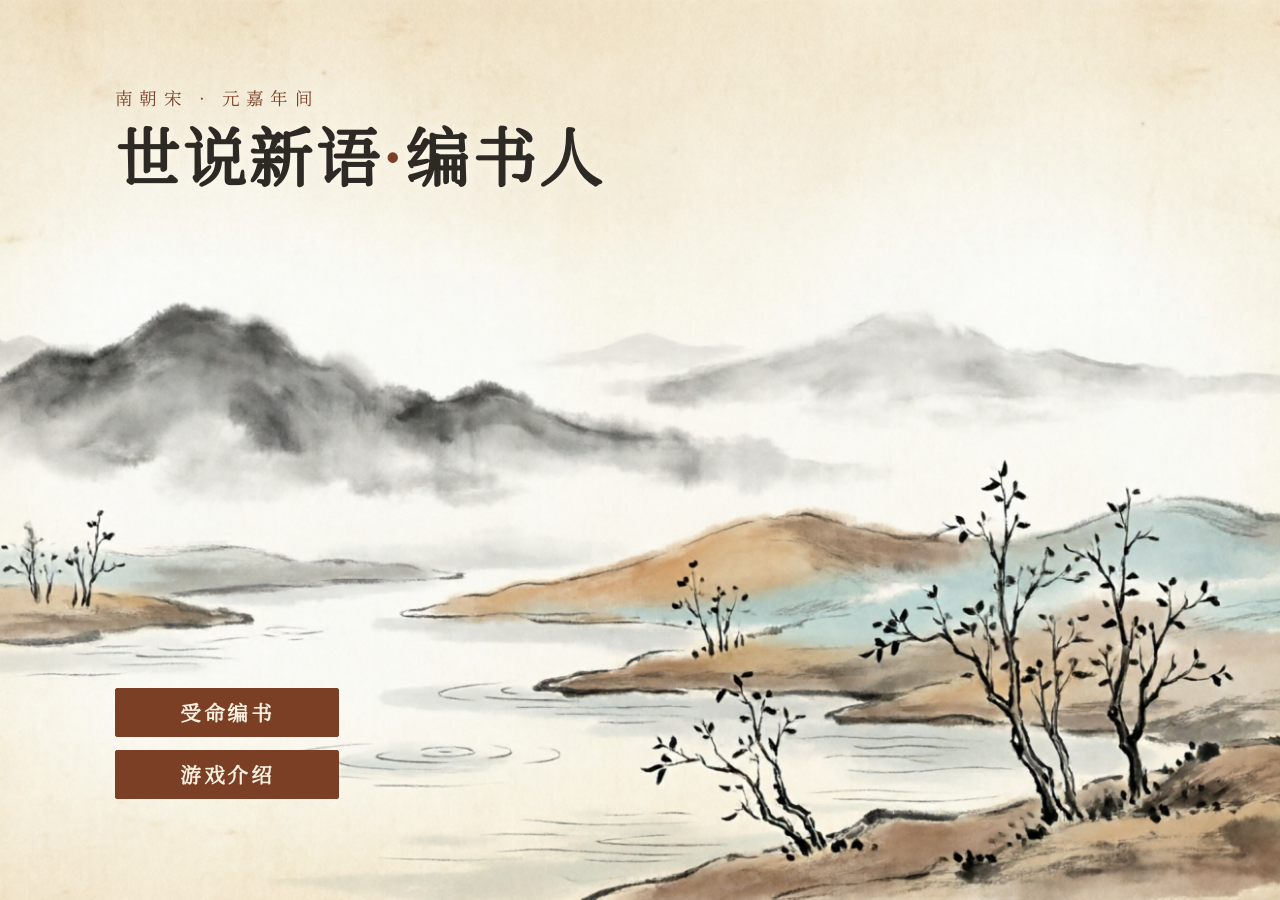
<file: index.html>
<!DOCTYPE html>
<html lang="zh-CN">
<head>
    <meta charset="UTF-8">
    <meta name="viewport" content="width=device-width, initial-scale=1.0">
    <title>世说新语 · 编书人</title>
    <link rel="icon" href="assets/images/favicon.ico" type="image/x-icon">
    <link rel="stylesheet" href="css/style.css">
</head>
<body>
    <div id="app">
        <div id="loading-screen" class="is-visible">
            <h1>世说新语</h1>
            <p id="loading-message">载入中...</p>
            <div class="loading-track" role="progressbar" aria-label="游戏加载进度" aria-valuemin="0" aria-valuemax="100" aria-valuenow="0">
                <span id="loading-progress"></span>
            </div>
            <p id="loading-percent">0%</p>
        </div>
        <canvas id="game-canvas"></canvas>
        
        <div id="ui-layer">
            <header class="title-block">
                <p class="eyebrow">南朝宋 · 元嘉年间</p>
                <h1>世说新语<em>·</em>编书人</h1>
            </header>
            <div id="start-menu">
                <button id="btn-start">受命编书</button>
                <button id="btn-intro">游戏介绍</button>
            </div>
        </div>

        <div id="intro-guard" hidden>
            <div class="guard-card" role="dialog" aria-modal="true" aria-labelledby="guard-title" aria-describedby="guard-text">
                <p class="guard-eyebrow">初来乍到</p>
                <h2 id="guard-title">受命之前，先识笔墨</h2>
                <p id="guard-text">看来这是您第一次踏进临川王府。编书人要做的事不复杂，却有些特别——建议先花三分钟读一读玩法说明：您将游历四地、亲闻九件《世说》轶事，然后以自己的取舍落笔成书。</p>
                <button id="guard-read">先读玩法说明</button>
                <button id="guard-skip" class="ghost">不必了，直接受命编书</button>
                <button id="guard-close" aria-label="关闭提示，返回菜单">✕</button>
            </div>
        </div>
    </div>

    <script src="js/config.js"></script>
    <script src="js/main.js"></script>
</body>
</html>
</file>
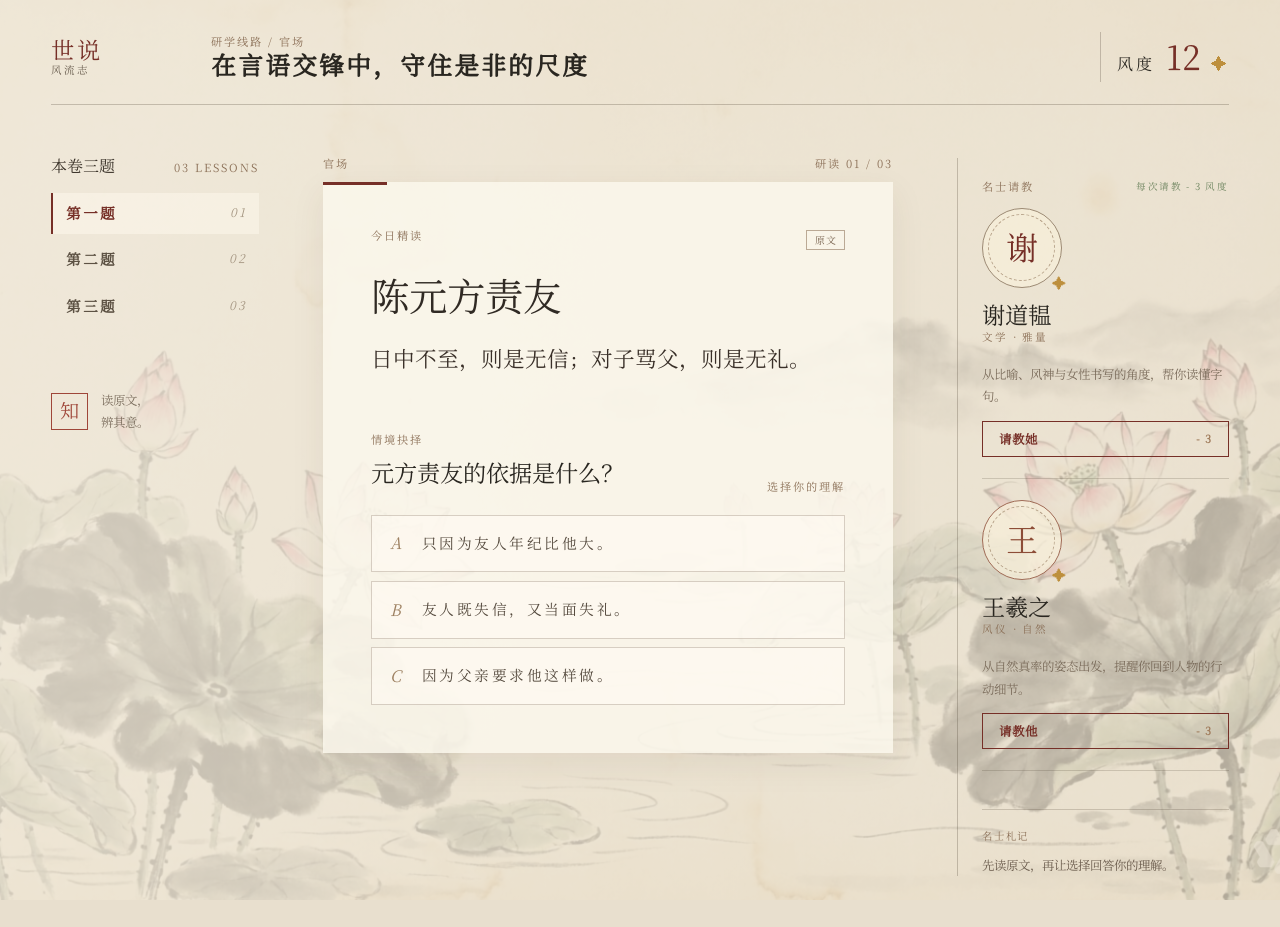
<file: court.html>
<!DOCTYPE html>
<html lang="zh-CN">
<head>
	<meta charset="UTF-8">
	<meta name="viewport" content="width=device-width, initial-scale=1.0">
	<title>官场 · 世说风流志</title>
	<link rel="icon" href="assets/images/favicon.ico" type="image/x-icon">
	<link rel="stylesheet" href="css/style.css">
</head>
<body class="game-page route-page route-court">
	<div class="game-shell">
		<header class="game-header">
			<a class="brand-mark" href="start.html" aria-label="返回线路总览"><span>世说</span><small>风流志</small></a>
			<div class="header-title">
				<p>研学线路 / 官场</p>
				<h1>在言语交锋中，守住是非的尺度</h1>
			</div>
			<div class="grace-meter">
				<span>风度</span>
				<strong id="grace-value" aria-live="polite"></strong>
				<i>✦</i>
			</div>
		</header>
		<main class="game-layout" data-route="court">
			<aside class="route-rail">
				<div class="rail-heading"><span>本卷三题</span><small>03 LESSONS</small></div>
				<nav class="lesson-nav" aria-label="题目导航"></nav>
				<div class="rail-note"><span class="seal">知</span><p>读原文，<br>辨其意。</p></div>
			</aside>
			<section class="study-stage">
				<div class="stage-topline"><span>官场</span><span id="chapter-progress">研读 01 / 03</span></div>
				<div class="lesson-list"></div>
				<section class="completion-panel" hidden>
					<span class="overline">本卷完成</span>
					<h2>你的研读结果</h2>
					<p class="completion-score"></p>
					<a class="home-link" href="index.html">返回首页</a>
				</section>
			</section>
			<aside class="mentor-panel">
				<div class="mentor-header"><span class="overline">名士请教</span><span class="mentor-status">每次请教 - 3 风度</span></div>
				<div class="mentor-card">
					<div class="mentor-portrait"><span>谢</span><i>✦</i></div>
					<h2>谢道韫</h2><p class="mentor-role">文学 · 雅量</p>
					<p class="mentor-copy">从比喻、风神与女性书写的角度，帮你读懂字句。</p>
					<button class="mentor-button" data-mentor="谢道韫">请教她 <span>- 3</span></button>
				</div>
				<div class="mentor-card">
					<div class="mentor-portrait mentor-portrait-court"><span>王</span><i>✦</i></div>
					<h2>王羲之</h2><p class="mentor-role">风仪 · 自然</p>
					<p class="mentor-copy">从自然真率的姿态出发，提醒你回到人物的行动细节。</p>
					<button class="mentor-button" data-mentor="王羲之">请教他 <span>- 3</span></button>
				</div>
				<div class="lesson-note"><span>名士札记</span><p>先读原文，再让选择回答你的理解。</p></div>
			</aside>
		</main>
	</div>
	<script src="js/config.js"></script>
	<script src="js/state.js"></script>
	<script src="js/route.js"></script>
</body>
</html>
</file>
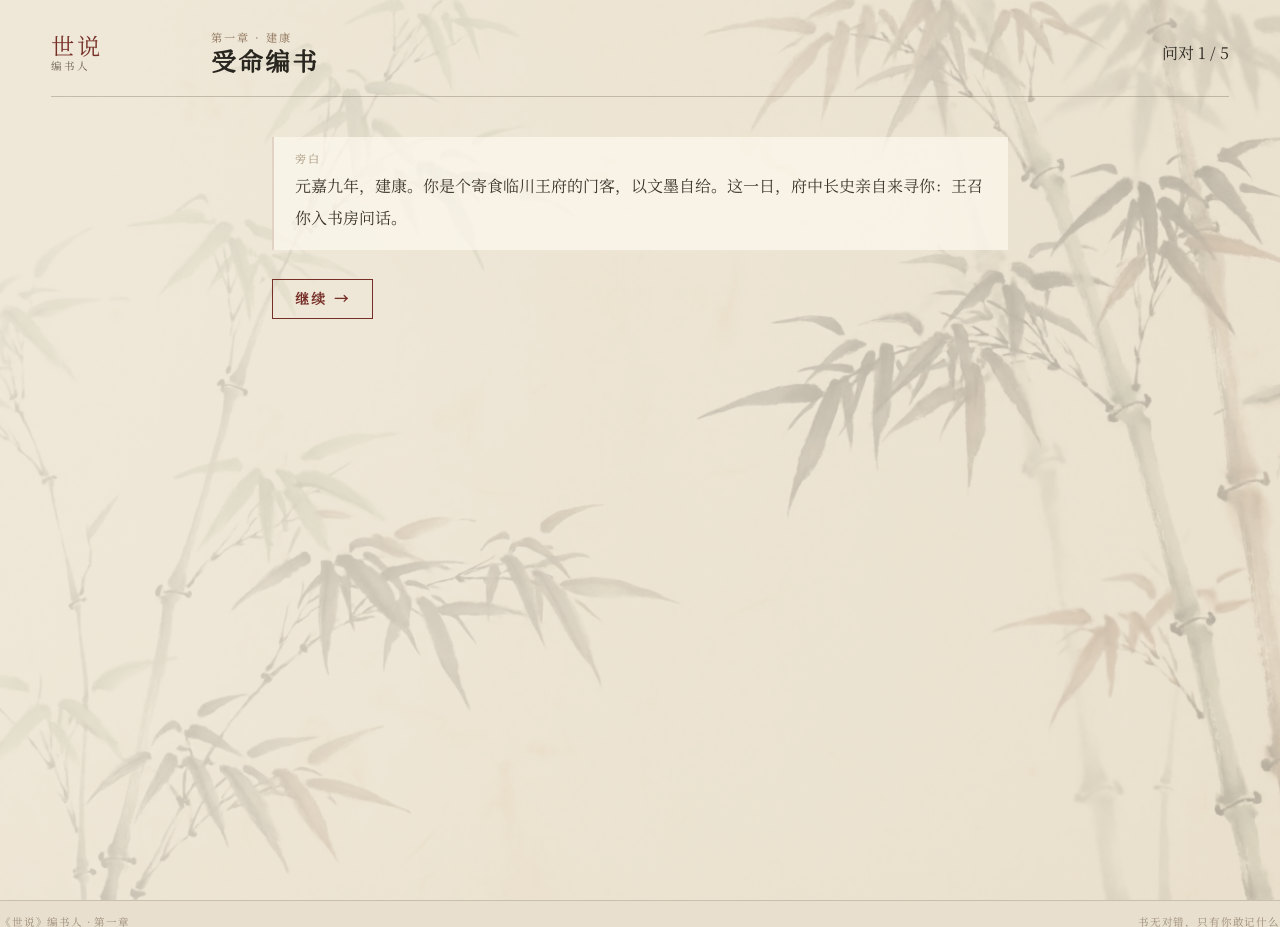
<file: ending.html>
<!DOCTYPE html>
<html lang="zh-CN">
<head>
	<meta charset="UTF-8">
	<meta name="viewport" content="width=device-width, initial-scale=1.0">
	<title>书成 · 世说编书人</title>
	<link rel="icon" href="assets/images/favicon.ico" type="image/x-icon">
	<link rel="stylesheet" href="css/style.css">
</head>
<body class="game-page book-page ending-page">
	<div class="game-shell">
		<header class="game-header">
			<a class="brand-mark" href="index.html" aria-label="返回首页"><span>世说</span><small>编书人</small></a>
			<div class="header-title">
				<p>终章 · 书成</p>
				<h1>《世说新书》</h1>
			</div>
			<div class="chapter-progress">卷终</div>
		</header>

		<main class="ending-layout">
			<div id="ending-body"></div>
		</main>

		<footer class="game-footer"><span>《世说》编书人 · 终章</span><span>你记下了什么，你就是谁</span></footer>
	</div>
	<script src="js/book.js"></script>
	<script src="js/ending.js"></script>
</body>
</html>
</file>
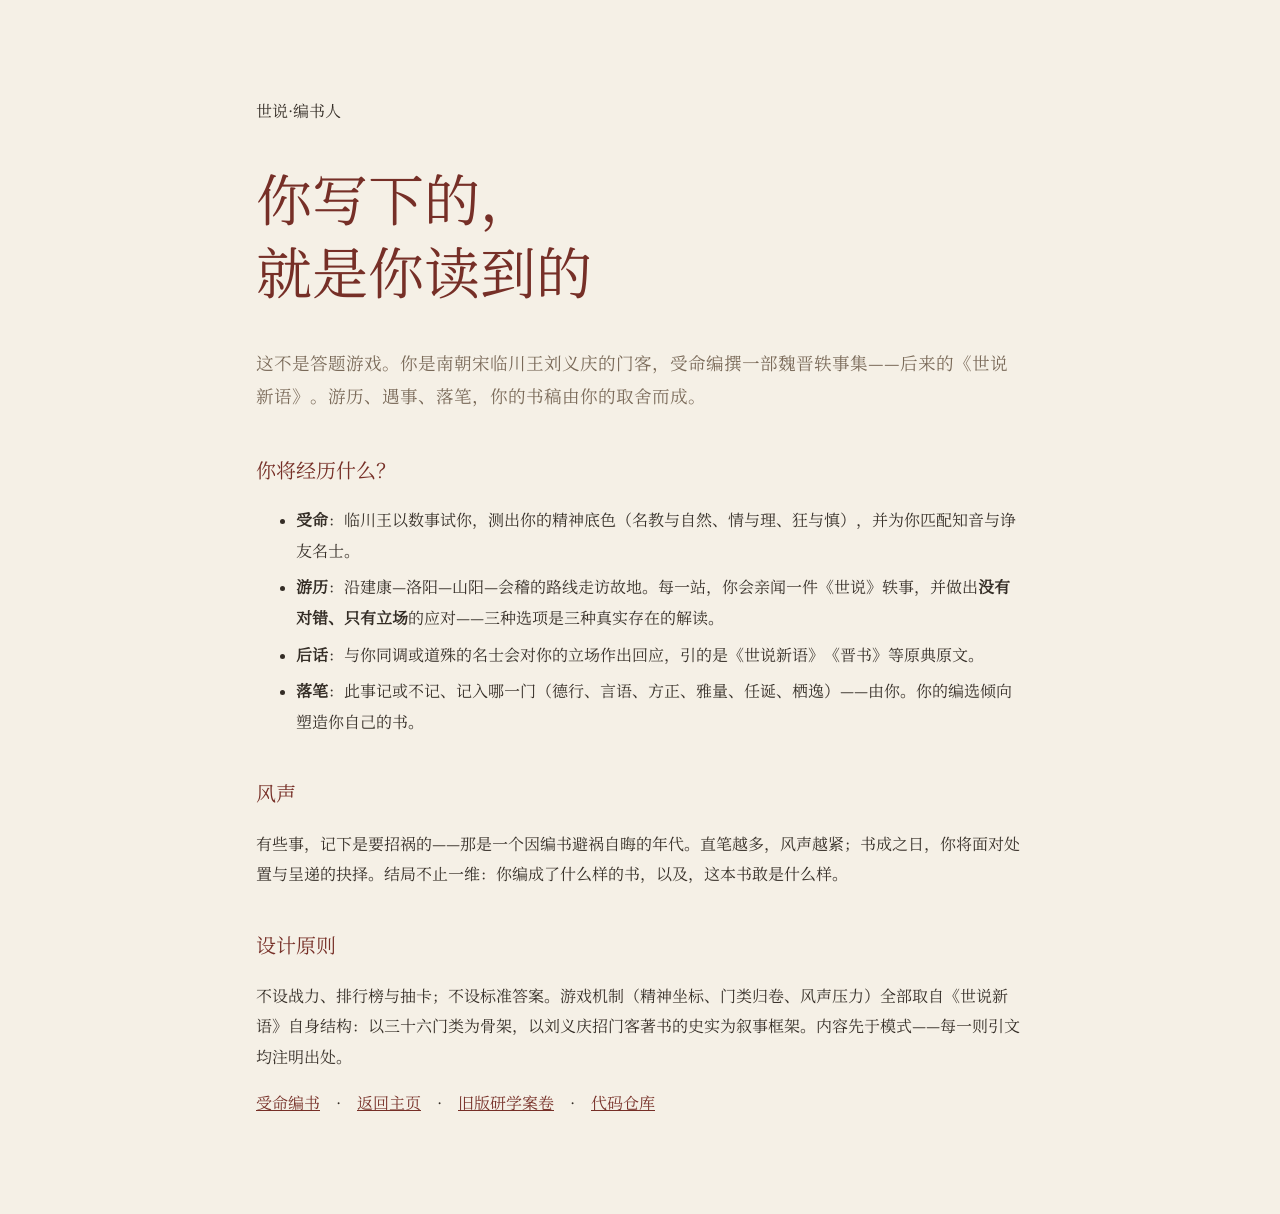
<file: intro.html>
<!DOCTYPE html>
<html lang="zh-CN">
<head>
    <meta charset="UTF-8">
    <meta name="viewport" content="width=device-width, initial-scale=1.0">
    <title>世说·编书人 · 游戏说明</title>
    <link rel="icon" href="assets/images/favicon.ico" type="image/x-icon">
    <style>
        @font-face {
            font-family: 'Chill Jinshu Song';
            src: url('assets/fonts/ChillJinshuSongRegular.woff') format('woff');
            font-display: swap;
        }

        body { max-width: 48rem; margin: auto; padding: clamp(2rem, 8vw, 5rem) 1.4rem; font-family: 'Chill Jinshu Song'; background: #f5f0e6; color: #342d26; line-height: 1.9; }
        h1 { color: #762f27; font-size: clamp(2rem, 6vw, 3.5rem); font-weight: 500; line-height: 1.3; }
        h2 { margin-top: 2.3rem; color: #762f27; font-size: 1.25rem; font-weight: 500; }
        a { color: #762f27; }
        .intro-lead { color: #796958; font-size: 1.1rem; }
        li { margin: 0.4rem 0; }
    </style>
</head>
<body>
    <p>世说·编书人</p>
    <h1>你写下的，<br>就是你读到的</h1>
    <p class="intro-lead">这不是答题游戏。你是南朝宋临川王刘义庆的门客，受命编撰一部魏晋轶事集——后来的《世说新语》。游历、遇事、落笔，你的书稿由你的取舍而成。</p>
    <h2>你将经历什么？</h2>
    <ul>
        <li><strong>受命</strong>：临川王以数事试你，测出你的精神底色（名教与自然、情与理、狂与慎），并为你匹配知音与诤友名士。</li>
        <li><strong>游历</strong>：沿建康—洛阳—山阳—会稽的路线走访故地。每一站，你会亲闻一件《世说》轶事，并做出<strong>没有对错、只有立场</strong>的应对——三种选项是三种真实存在的解读。</li>
        <li><strong>后话</strong>：与你同调或道殊的名士会对你的立场作出回应，引的是《世说新语》《晋书》等原典原文。</li>
        <li><strong>落笔</strong>：此事记或不记、记入哪一门（德行、言语、方正、雅量、任诞、栖逸）——由你。你的编选倾向塑造你自己的书。</li>
    </ul>
    <h2>风声</h2>
    <p>有些事，记下是要招祸的——那是一个因编书避祸自晦的年代。直笔越多，风声越紧；书成之日，你将面对处置与呈递的抉择。结局不止一维：你编成了什么样的书，以及，这本书敢是什么样。</p>
    <h2>设计原则</h2>
    <p>不设战力、排行榜与抽卡；不设标准答案。游戏机制（精神坐标、门类归卷、风声压力）全部取自《世说新语》自身结构：以三十六门类为骨架，以刘义庆招门客著书的史实为叙事框架。内容先于模式——每一则引文均注明出处。</p>
    <p><a href="origin.html">受命编书</a>　·　<a href="index.html">返回主页</a>　·　<a href="start.html">旧版研学案卷</a>　·　<a href="https://github.com/Moogg000/ShiShuo-Game/" target="_blank" rel="noopener noreferrer">代码仓库</a></p>
</body>
</html>
</file>
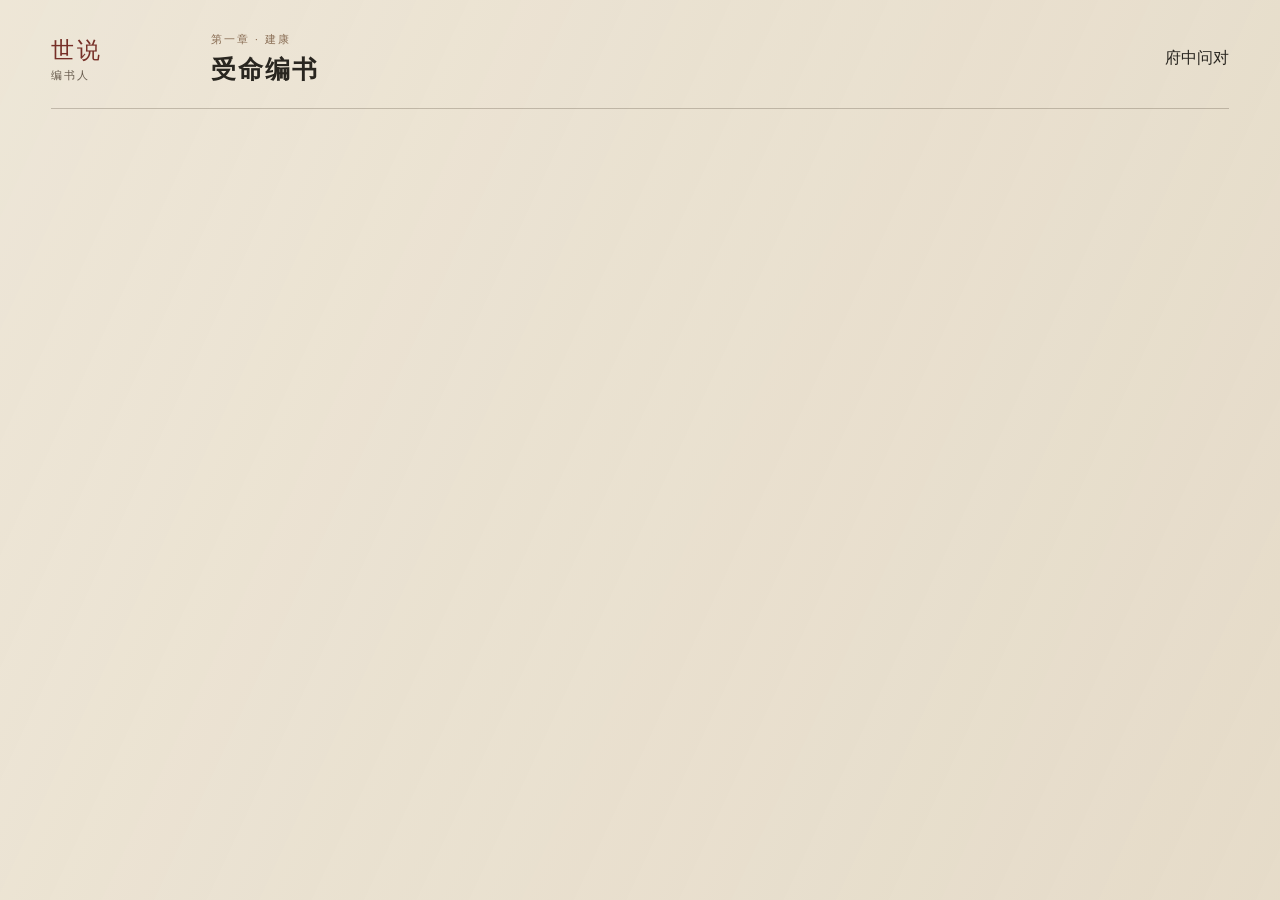
<file: journey.html>
<!DOCTYPE html>
<html lang="zh-CN">
<head>
	<meta charset="UTF-8">
	<meta name="viewport" content="width=device-width, initial-scale=1.0">
	<title>游历 · 世说编书人</title>
	<link rel="icon" href="assets/images/favicon.ico" type="image/x-icon">
	<link rel="stylesheet" href="css/style.css">
</head>
<body class="game-page book-page journey-page">
	<div class="game-shell">
		<header class="game-header">
			<a class="brand-mark" href="index.html" aria-label="返回首页"><span>世说</span><small>编书人</small></a>
			<div class="header-title">
				<p id="chapter-sub">游历</p>
				<h1 id="chapter-title">在建康与洛下之间</h1>
			</div>
			<div class="chapter-progress" id="journey-progress">启程</div>
		</header>

		<main class="game-layout journey-layout">
			<section class="study-stage">
				<div class="stage-topline"><span id="stage-place"></span><span id="stage-step"></span></div>
				<div id="flow"></div>
			</section>

			<aside class="book-rail">
				<span class="overline">书稿 · 《世说新书》</span>
				<div class="manuscript" id="manuscript"><p class="ms-empty">行囊空空，尚未落笔。</p></div>
				<div class="pressure-box">
					<span class="overline" id="pressure-label">风声</span>
					<div class="pressure-dots" id="pressure-dots"></div>
					<p class="pressure-note">直笔越多，风声越紧。<br>风声关乎书成之日的命运。</p>
				</div>
				<div class="affinity-mini" id="affinity-mini"></div>
				<div class="axes-box" id="axes-box">
					<span class="overline">心境坐标</span>
					<div class="axis-list" id="axis-list"></div>
				</div>
			</aside>
		</main>

		<footer class="game-footer"><span>《世说》编书人 · 游历</span><span>遇事 · 应对 · 后话 · 落笔</span></footer>
	</div>
	<script src="js/book.js"></script>
	<script src="js/journey.js"></script>
</body>
</html>
</file>
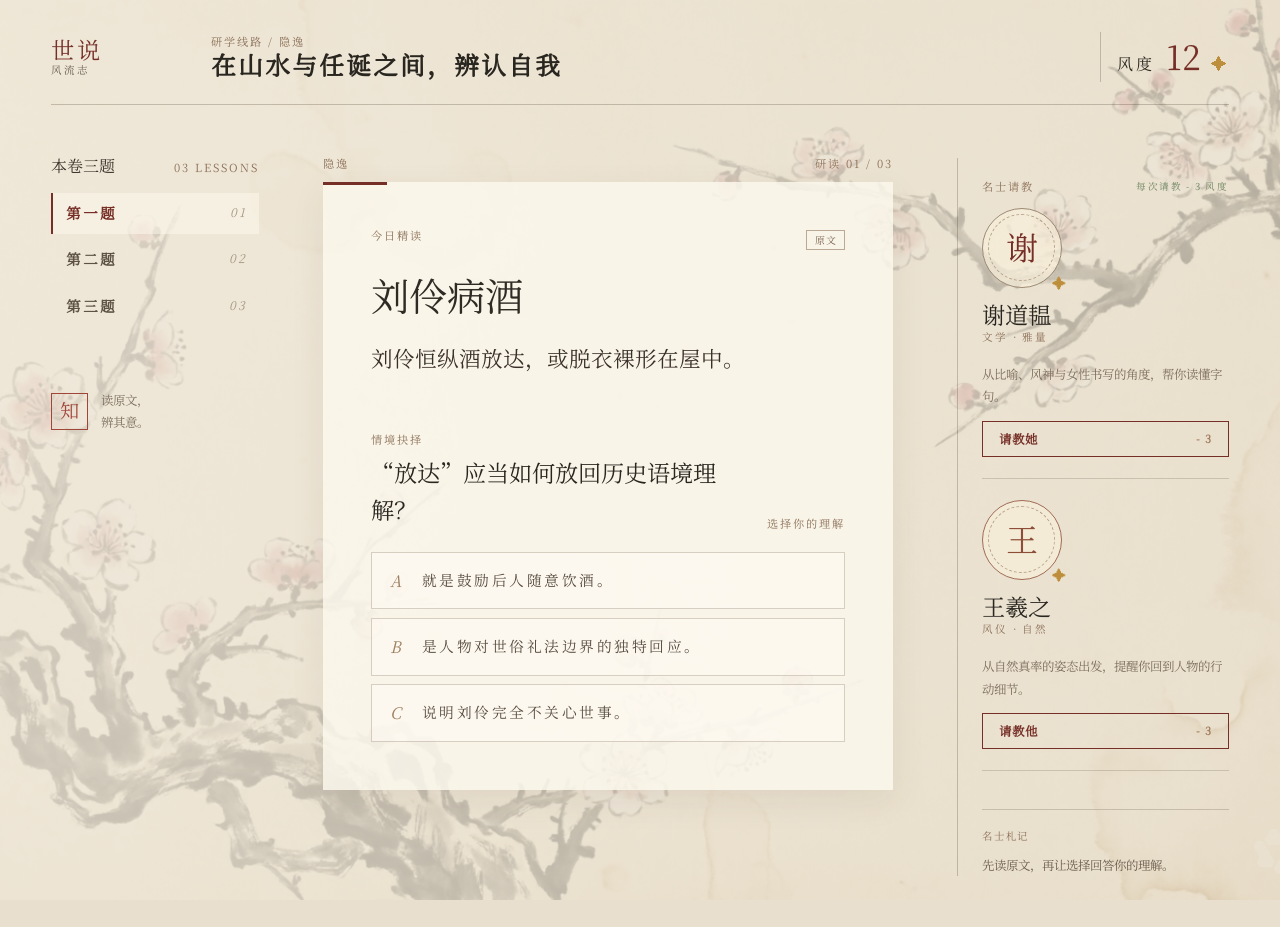
<file: mountain.html>
<!DOCTYPE html>
<html lang="zh-CN">
<head>
	<meta charset="UTF-8">
	<meta name="viewport" content="width=device-width, initial-scale=1.0">
	<title>隐逸 · 世说风流志</title>
	<link rel="icon" href="assets/images/favicon.ico" type="image/x-icon">
	<link rel="stylesheet" href="css/style.css">
</head>
<body class="game-page route-page route-mountain">
	<div class="game-shell">
		<header class="game-header">
			<a class="brand-mark" href="start.html" aria-label="返回线路总览"><span>世说</span><small>风流志</small></a>
			<div class="header-title">
				<p>研学线路 / 隐逸</p>
				<h1>在山水与任诞之间，辨认自我</h1>
			</div>
			<div class="grace-meter">
				<span>风度</span>
				<strong id="grace-value" aria-live="polite"></strong>
				<i>✦</i>
			</div>
		</header>
		<main class="game-layout" data-route="mountain">
			<aside class="route-rail">
				<div class="rail-heading"><span>本卷三题</span><small>03 LESSONS</small></div>
				<nav class="lesson-nav" aria-label="题目导航"></nav>
				<div class="rail-note"><span class="seal">知</span><p>读原文，<br>辨其意。</p></div>
			</aside>
			<section class="study-stage">
				<div class="stage-topline"><span>隐逸</span><span id="chapter-progress">研读 01 / 03</span></div>
				<div class="lesson-list"></div>
				<section class="completion-panel" hidden>
					<span class="overline">本卷完成</span>
					<h2>你的研读结果</h2>
					<p class="completion-score"></p>
					<a class="home-link" href="index.html">返回首页</a>
				</section>
			</section>
			<aside class="mentor-panel">
				<div class="mentor-header"><span class="overline">名士请教</span><span class="mentor-status">每次请教 - 3 风度</span></div>
				<div class="mentor-card">
					<div class="mentor-portrait"><span>谢</span><i>✦</i></div>
					<h2>谢道韫</h2><p class="mentor-role">文学 · 雅量</p>
					<p class="mentor-copy">从比喻、风神与女性书写的角度，帮你读懂字句。</p>
					<button class="mentor-button" data-mentor="谢道韫">请教她 <span>- 3</span></button>
				</div>
				<div class="mentor-card">
					<div class="mentor-portrait mentor-portrait-court"><span>王</span><i>✦</i></div>
					<h2>王羲之</h2><p class="mentor-role">风仪 · 自然</p>
					<p class="mentor-copy">从自然真率的姿态出发，提醒你回到人物的行动细节。</p>
					<button class="mentor-button" data-mentor="王羲之">请教他 <span>- 3</span></button>
				</div>
				<div class="lesson-note"><span>名士札记</span><p>先读原文，再让选择回答你的理解。</p></div>
			</aside>
		</main>
	</div>
	<script src="js/config.js"></script>
	<script src="js/state.js"></script>
	<script src="js/route.js"></script>
</body>
</html>
</file>
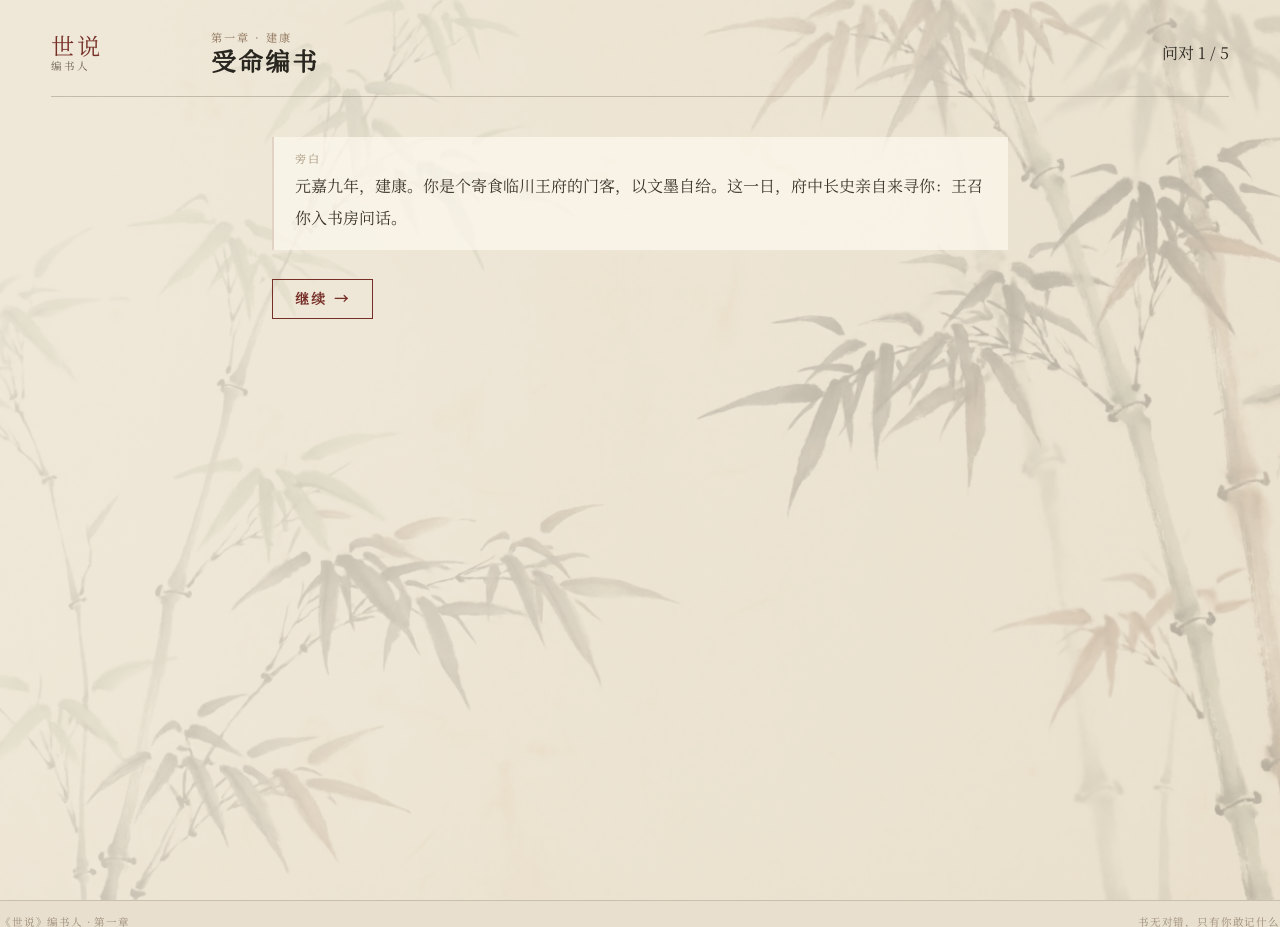
<file: origin.html>
<!DOCTYPE html>
<html lang="zh-CN">
<head>
	<meta charset="UTF-8">
	<meta name="viewport" content="width=device-width, initial-scale=1.0">
	<title>第一章 · 建康受命 · 世说编书人</title>
	<link rel="icon" href="assets/images/favicon.ico" type="image/x-icon">
	<link rel="stylesheet" href="css/style.css">
</head>
<body class="game-page book-page origin-page">
	<div class="game-shell">
		<header class="game-header">
			<a class="brand-mark" href="index.html" aria-label="返回首页"><span>世说</span><small>编书人</small></a>
			<div class="header-title">
				<p>第一章 · 建康</p>
				<h1>受命编书</h1>
			</div>
			<div class="chapter-progress" id="origin-progress">府中问对</div>
		</header>

		<main class="origin-layout">
			<section id="resume-panel" class="scene-card" hidden>
				<span class="place">行囊还在</span>
				<h2>上次的旅程未完</h2>
				<p class="scene-text" id="resume-text"></p>
				<div class="flow-actions" id="resume-actions"></div>
			</section>

			<section id="origin-flow">
				<div id="beats"></div>
				<div class="flow-actions" id="beats-actions" hidden></div>

				<div id="quiz" hidden>
					<div id="quiz-card" class="scene-card"></div>
				</div>

				<div id="result" hidden>
					<div id="result-card" class="scene-card">
						<span class="place">名籍之上，墨迹未干</span>
						<h2>你的底色</h2>
						<p class="scene-text" id="result-lead"></p>
						<div class="axis-rows" id="axis-rows"></div>
						<div class="affinity-cards" id="affinity-cards"></div>
						<p class="scene-text" id="result-sendoff"></p>
						<div class="name-line">
							<label for="player-name">书末落款</label>
							<input id="player-name" maxlength="8" placeholder="无名客">
						</div>
						<div class="flow-actions">
							<button class="continue-button" id="btn-depart">出建康，启程<span>→</span></button>
						</div>
					</div>
				</div>
			</div>
		</main>

		<footer class="game-footer"><span>《世说》编书人 · 第一章</span><span>书无对错，只有你敢记什么</span></footer>
	</div>
	<script src="js/book.js"></script>
	<script src="js/origin.js"></script>
</body>
</html>
</file>
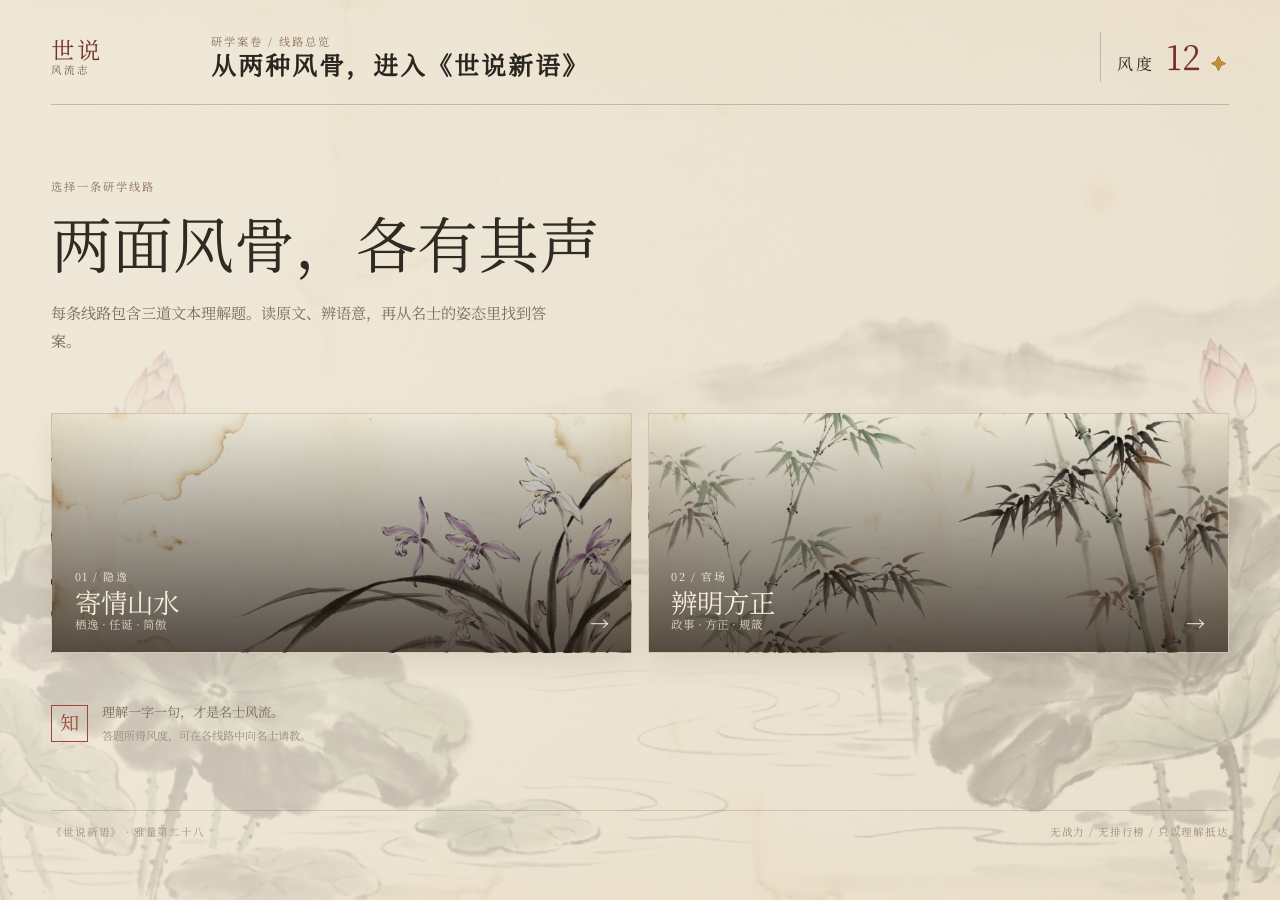
<file: start.html>
<!DOCTYPE html>
<html lang="zh-CN">
<head>
	<meta charset="UTF-8">
	<meta name="viewport" content="width=device-width, initial-scale=1.0">
	<title>世说·风流志 · 研学案卷</title>
	<link rel="icon" href="assets/images/favicon.ico" type="image/x-icon">
	<link rel="stylesheet" href="css/style.css">
</head>
<body class="game-page">
	<div class="game-shell">
		<header class="game-header">
			<a class="brand-mark" href="index.html" aria-label="返回首页"><span>世说</span><small>风流志</small></a>
			<div class="header-title"><p>研学案卷 / 线路总览</p><h1>从两种风骨，进入《世说新语》</h1></div>
			<div class="grace-meter"><span>风度</span><strong id="grace-value" aria-live="polite"></strong><i>✦</i></div>
		</header>
		<main class="route-hub">
			<div class="hub-intro"><span class="overline">选择一条研学线路</span><h2>两面风骨，各有其声</h2><p>每条线路包含三道文本理解题。读原文、辨语意，再从名士的姿态里找到答案。</p></div>
			<div class="route-grid">
				<a class="route-card route-card-mountain" href="mountain.html"><span>01 / 隐逸</span><h3>寄情山水</h3><p>栖逸 · 任诞 · 简傲</p><i>→</i></a>
				<a class="route-card route-card-court" href="court.html"><span>02 / 官场</span><h3>辨明方正</h3><p>政事 · 方正 · 规箴</p><i>→</i></a>
			</div>
			<div class="hub-note"><span class="seal">知</span><p>理解一字一句，才是名士风流。<br><small>答题所得风度，可在各线路中向名士请教。</small></p></div>
		</main>
		<footer class="game-footer"><span>《世说新语》 · 雅量第二十八</span><span>无战力 / 无排行榜 / 只以理解抵达</span></footer>
	</div>
	<script src="js/config.js"></script>
	<script src="js/state.js"></script>
	<script src="js/start.js"></script>
</body>
</html>
</file>
<file: css/style.css>
/*
 * 样式入口：按 基础 → 布局 → 组件 → 页面 的顺序引入。
 * 页面 HTML 只需引用本文件，无需直接引用分层文件。
 */
@import './base.css';
@import './layout.css';
@import './components.css';
@import './pages/home.css';
@import './pages/start.css';
@import './pages/route.css';
@import './pages/book.css';
</file>
